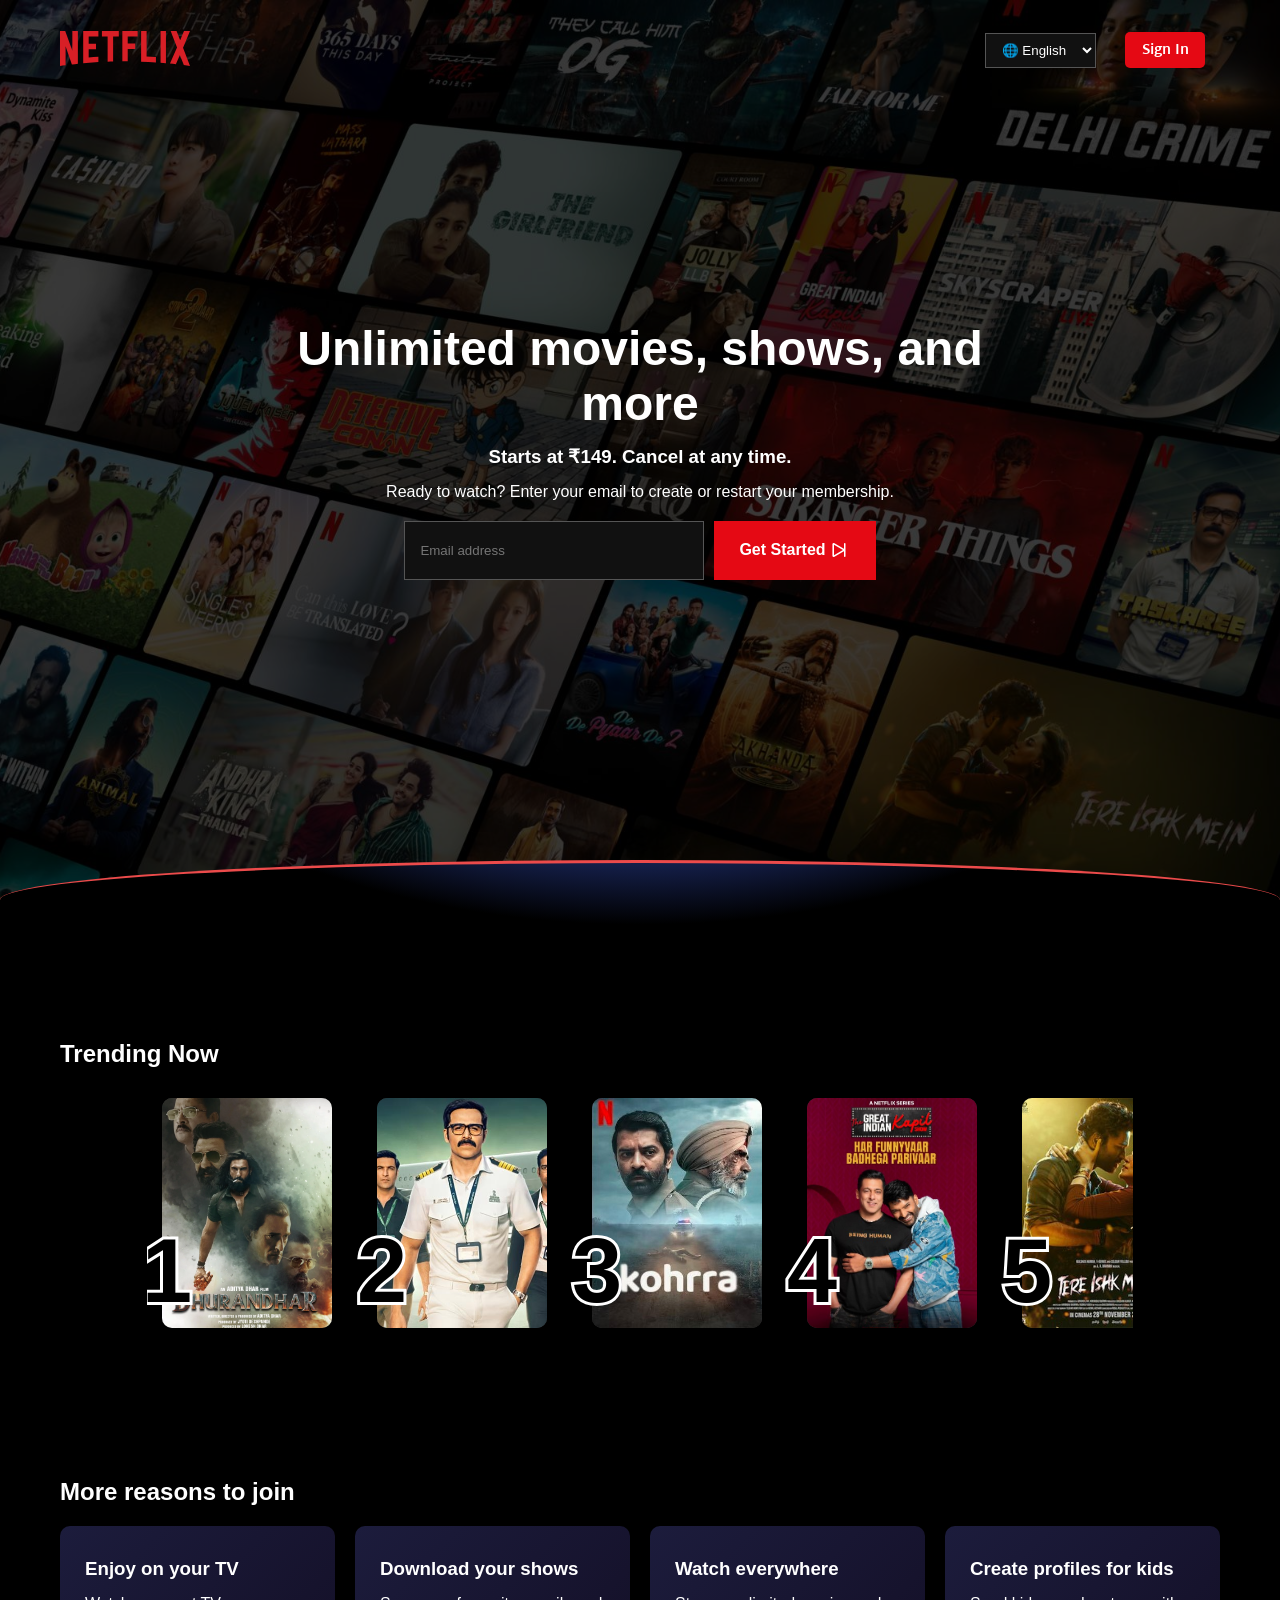
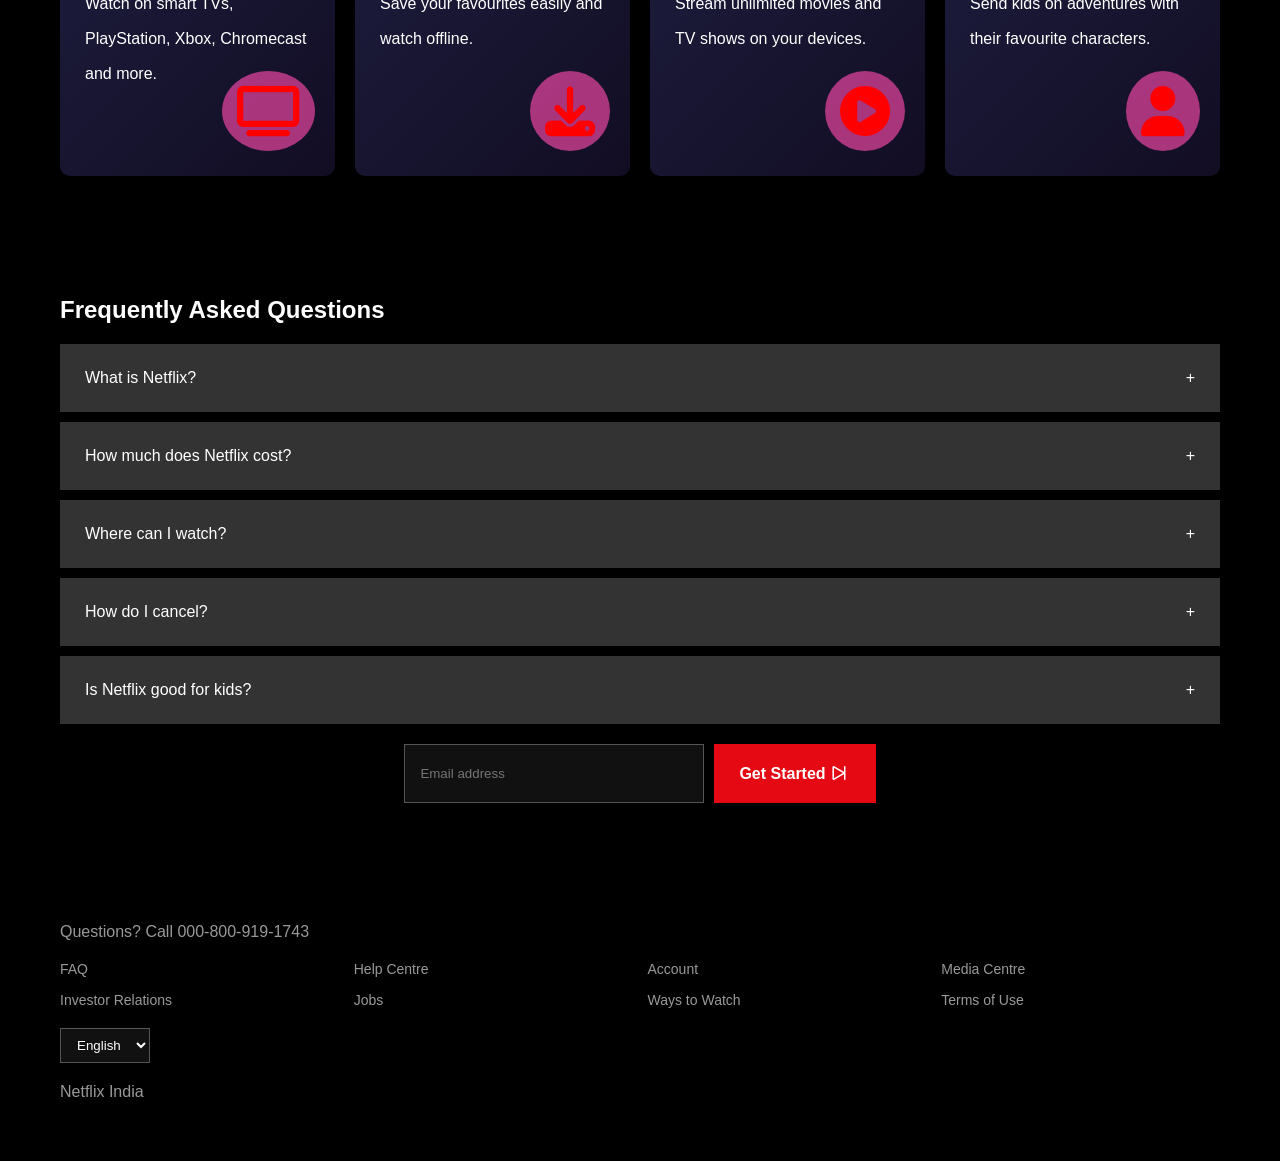
<file: index.html>
<!doctype html>
<html lang="en">
  <head>
    <meta charset="UTF-8" />
    <meta name="viewport" content="width=device-width, initial-scale=1.0" />
    <title>Netflix Clone</title>
    <link rel="stylesheet" href="styles.css" />
    <link
      rel="icon"
      href="/Assets/images/Netflix Logo.png"
      type="image/x-icon"
    />
    <link rel="preconnect" href="https://fonts.googleapis.com" />
    <link rel="preconnect" href="https://fonts.gstatic.com" crossorigin />
    <link
      href="https://fonts.googleapis.com/css2?family=Bebas+Neue&family=Martel+Sans:wght@200;300;400;600;700;800;900&family=Montserrat:ital,wght@0,100..900;1,100..900&family=Pacifico&family=Poppins:ital,wght@0,100;0,200;0,300;0,400;0,500;0,600;0,700;0,800;1,155&display=swap"
      rel="stylesheet"
    />
    <link
      rel="stylesheet"
      href="https://cdnjs.cloudflare.com/ajax/libs/font-awesome/6.5.0/css/all.min.css"
    />
    <link href="https://cdn.jsdelivr.net/npm/bootstrap-icons@1.11.3/font/bootstrap-icons.css" rel="stylesheet">
  </head>
  <body>
    <!-- NAVBAR -->
    <header class="navbar">
      <a href="index.html"
        ><img
          src="Assets/images/Netflix_2015_logo.svg"
          height="35px"
          alt="Netflix Logo"
          class="logo"
      /></a>
      <div class="nav-right">
        <select>
          <option>&#127760; English</option>
          <option>&#127760; हिन्दी</option>
        </select>
        <a href="Singin Page/sigin.html"
          ><button class="signin">Sign In</button></a
        >
      </div>
    </header>

    <!-- HERO -->
    <section class="hero">
      <div class="overlay"></div>
      <div class="hero-content">
        <h1>Unlimited movies, shows, and more</h1>
        <h3>Starts at ₹149. Cancel at any time.</h3>
        <p>
          Ready to watch? Enter your email to create or restart your membership.
        </p>

        <div class="email-box">
          <input type="email" placeholder="Email address" />
          <button class="gbtn">
            Get Started <i class="bi bi-skip-end"></i>
          </button>
        </div>
      </div>
    </section>

    <div class="curve"></div>

    <!-- TRENDING -->
    <section class="section">
      <h2>Trending Now</h2>

      <div class="slider">
        <div class="card">
          <span>1</span
          ><img src="Assets/images/dhurandhar.webp" alt="dhurandhar" />
        </div>
        <div class="card">
          <span>2</span><img src="Assets/images/TASKAREE.jpg" alt="TASKAREE" />
        </div>
        <div class="card">
          <span>3</span><img src="Assets/images/Kohra.jpg" alt="Kohra" />
        </div>
        <div class="card">
          <span>4</span
          ><img
            src="Assets/images/the great indian show.jpg"
            alt="the great indian show"
          />
        </div>
        <div class="card">
          <span>5</span
          ><img
            src="Assets/images/Tere_Ishk_Mein_poster.jpg"
            alt="Tere_Ishk_Mein_poster"
          />
        </div>
        <div class="card">
          <span>6</span
          ><img
            src="Assets/images/stranger things poster.jpg"
            alt="stranger things poster"
          />
        </div>
        <div class="card">
          <span>7</span><img src="Assets/images/Matka .jpg" alt="" />
        </div>
        <div class="card">
          <span>8</span><img src="Assets/images/Pushpa.jpg" alt="Pushpa" />
        </div>
        <div class="card">
          <span>9</span
          ><img src="Assets/images/Lucky Bhaskar.jpg" alt="lucky bhaskar" />
        </div>
      </div>
    </section>

    <!-- REASONS -->
    <section class="section">
      <h2>More reasons to join</h2>

      <div class="reasons">
        <div class="reason-card">
          <h3>Enjoy on your TV</h3>
          <p>Watch on smart TVs, PlayStation, Xbox, Chromecast and more.</p>
          <span class="icon"><i class="fa-solid fa-tv"></i></span>
        </div>

        <div class="reason-card">
          <h3>Download your shows</h3>
          <p>Save your favourites easily and watch offline.</p>
          <span class="icon"><i class="fa-solid fa-download"></i></span>
        </div>

        <div class="reason-card">
          <h3>Watch everywhere</h3>
          <p>Stream unlimited movies and TV shows on your devices.</p>
          <span class="icon"><i class="fa-solid fa-circle-play"></i></span>
        </div>

        <div class="reason-card">
          <h3>Create profiles for kids</h3>
          <p>Send kids on adventures with their favourite characters.</p>
          <span class="icon"><i class="fa-solid fa-user"></i></span>
        </div>
      </div>
    </section>

    <!-- FAQ -->
    <section class="section">
      <h2>Frequently Asked Questions</h2>

      <div class="faq">
        <div class="faq-item">What is Netflix? <span>+</span></div>
        <div class="faq-item">How much does Netflix cost? <span>+</span></div>
        <div class="faq-item">Where can I watch? <span>+</span></div>
        <div class="faq-item">How do I cancel? <span>+</span></div>
        <div class="faq-item">Is Netflix good for kids? <span>+</span></div>
      </div>

      <div class="email-box bottom">
        <input type="email" placeholder="Email address" />
        <button class="gbtn">
          Get Started<i class="bi bi-skip-end"></i>
        </button>
      </div>
    </section>

    <!-- FOOTER -->
    <footer>
      <p>Questions? Call 000-800-919-1743</p>

      <div class="footer-grid">
        <a href="#">FAQ</a>
        <a href="#">Help Centre</a>
        <a href="#">Account</a>
        <a href="#">Media Centre</a>
        <a href="#">Investor Relations</a>
        <a href="#">Jobs</a>
        <a href="#">Ways to Watch</a>
        <a href="#">Terms of Use</a>
      </div>

      <select>
        <option>English</option>
        <option>हिन्दी</option>
      </select>

      <p class="country">Netflix India</p>
    </footer>
  </body>
</html>
</file>
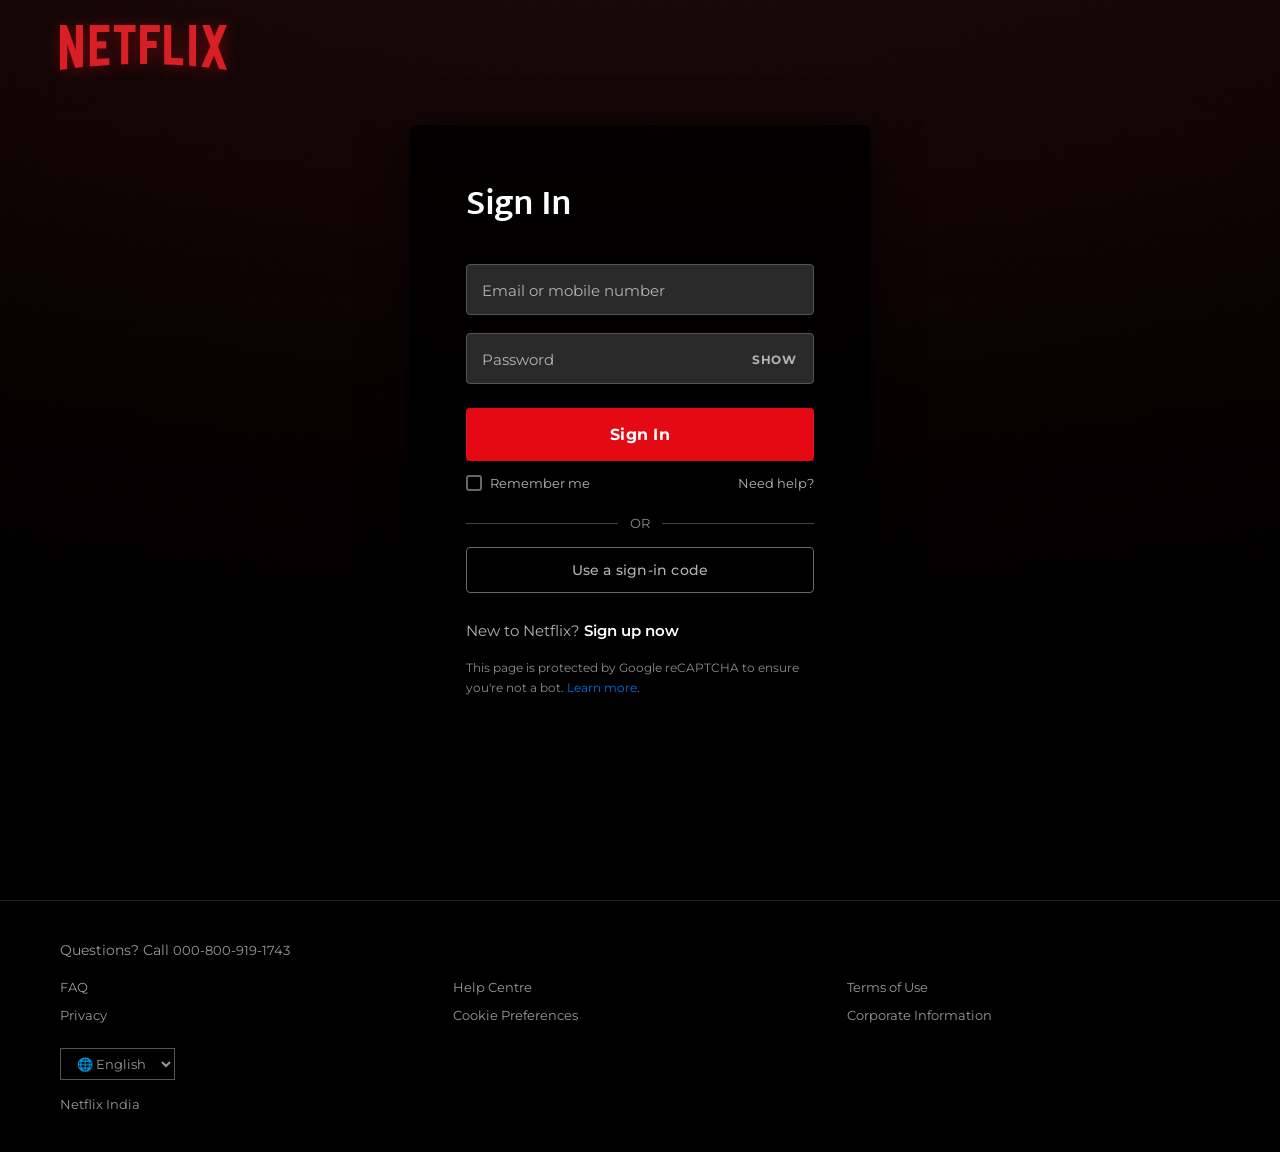
<file: Singin Page/sigin.html>
<!doctype html>
<html lang="en">
  <head>
    <meta charset="UTF-8" />
    <meta name="viewport" content="width=device-width, initial-scale=1.0" />
    <title>Netflix Sign In</title>
     <link
      rel="icon"
      href="/Assets/images/Netflix Logo.png"
      type="image/x-icon"
    />
    <link rel="stylesheet" href="signin.css" />
    <link rel="preconnect" href="https://fonts.googleapis.com" />
    <link rel="preconnect" href="https://fonts.gstatic.com" crossorigin />
    <link href="https://fonts.googleapis.com/css2?family=Martel+Sans:wght@300;400;600;700&family=Montserrat:wght@400;500;600;700&display=swap" rel="stylesheet" />
  </head>
  <body>
    <!-- BACKGROUND -->
    <div class="bg">
      <div class="overlay"></div>

      <!-- NAVBAR -->
      <header class="navbar">
        <a href="../index.html">
    <img
  src="../Assets/images/Netflix_2015_logo.svg"
  alt="Netflix Logo"
  class="logo"
/>
  </a>
      </header>

      <!-- SIGN IN BOX -->
      <div class="login-box">
        <h2>Sign In</h2>

        <form id="signin-form" novalidate>
          <div class="input-group">
            <input type="email" id="email" placeholder=" " required autocomplete="email" />
            <label for="email">Email or mobile number</label>
            <span class="input-border"></span>
          </div>

          <div class="input-group">
            <input type="password" id="password" placeholder=" " required autocomplete="current-password" />
            <label for="password">Password</label>
            <button type="button" class="toggle-pw" aria-label="Show password">SHOW</button>
            <span class="input-border"></span>
          </div>

          <button type="submit" class="btn-signin">
            <span>Sign In</span>
            <div class="btn-shimmer"></div>
          </button>

          <div class="options">
            <label class="remember">
              <input type="checkbox" />
              <span class="checkmark"></span>
              Remember me
            </label>
            <a href="#" class="help-link">Need help?</a>
          </div>
        </form>

        <div class="divider">
          <span>OR</span>
        </div>

        <button class="btn-code">Use a sign-in code</button>

        <p class="signup">New to Netflix? <a href="#">Sign up now</a></p>

        <p class="captcha">
          This page is protected by Google reCAPTCHA to ensure you're not a bot.
          <a href="#">Learn more</a>.
        </p>
      </div>
    </div>

    <!-- FOOTER -->
    <footer>
      <p class="footer-phone">Questions? Call <a href="tel:0008009191743">000-800-919-1743</a></p>

      <div class="footer-grid">
        <a href="#">FAQ</a>
        <a href="#">Help Centre</a>
        <a href="#">Terms of Use</a>
        <a href="#">Privacy</a>
        <a href="#">Cookie Preferences</a>
        <a href="#">Corporate Information</a>
      </div>

      <select>
        <option>&#127760; English</option>
        <option>&#127760; हिन्दी</option>
      </select>

      <p class="country">Netflix India</p>
    </footer>
  </body>
</html>
</file>
<file: styles.css>
* {
  margin: 0;
  padding: 0;
  box-sizing: border-box;
  font-family: Arial, Helvetica, sans-serif;
}

body {
  background: #000;
  color: #fff;
}
header{
  position: relative;
  width: 
  80%;
}

/* NAVBAR */
.navbar {
  position: absolute;
  width: 100%;
  padding: 20px 60px;
  display: flex;
  align-items: center;
  align-content: center;
  justify-content: space-between;
  z-index: 10;
}

.logo {
  color: #e50914;
  font-size: 32px;
}

.nav-right {
  display: flex;
  gap: 15px;
  height: 60px;
  width: 250px;
  justify-content: space-evenly;
  align-items: center;
}
select {
  background: #111;
  color: #fff;
  border: 1px solid #555;
  padding: 6px 12px;
  height: 35px;
    cursor: pointer;
}
select option {
  background: #111;
  color: #fff;
  padding: 6px 12px;

}

.signin {
  background: #e50914;
  color: #fff;
  font-family: "martel sans", sans-serif;
  font-weight: bolder;
  border: none;
  padding: 6px 16px;
  cursor: pointer;
  font-size: 14px;
  border-radius: 5px;
  height: 36px;
  width: 80px;
  text-decoration: none;
}

/* HERO */
.hero {
  height: 100vh;
  background: url("Assets/images/background\ img.jpg") center/cover no-repeat;
  position: relative;
  display: flex;
  justify-content: center;
  align-items: center;
}

.overlay {
  position: absolute;
  inset: 0;
  background: rgba(0, 0, 0, 0.7);
}

.hero-content {
  position: relative;
  text-align: center;
  max-width: 800px;
  padding: 20px;
}

.hero-content h1 {
  font-size: 3rem;
}

.hero-content h3 {
  margin: 15px 0;
}

.email-box {
  margin-top: 20px;
  display: flex;
  justify-content: center;
  gap: 10px;
}

.email-box input {
  padding: 15px;
  width: 300px;
  background: #111;
  border: 1px solid #555;
  color: #fff;
}

.email-box button {
  background: #e50914;
  color: #fff;
  border: none;
  padding: 15px 25px;
  cursor: pointer;
  font-size: 16px;
  font-weight: bold;
  justify-content: center;
  align-items: center;
  display: flex;
}
.bi-skip-end {  
  font-size: 25px;
  color: white;
  align-items: center;
  justify-content: center;

}
.gbtn:hover {
  background: red;
  color: white;
  opacity: 0.9;
  transition: 0.4s ease-out;
}

/* CURVE */
.curve {
  height: 80px;
  background:
    radial-gradient(
      50% 500% at 50% -420%,
      rgba(64, 97, 231, 0.4) 80%,
      rgba(0, 0, 0, 0.1) 100%
    ),
    black;
  border-top: 3px solid rgb(236, 75, 75);
  border-top-left-radius: 100% 80px;
  border-top-right-radius: 100% 80px;
  position: relative;
  top: -40px;
}

/* SECTIONS */
.section {
  padding: 60px;
}

.section h2 {
  margin-bottom: 20px;
}

/* TRENDING  NOW*/
.slider {
  display: flex;
  gap: 30px;
  overflow-x: auto;
  height: 270px;
  width: 85%;
  margin: 0 auto;
}

.card {
  min-width: 170px;
  height: 230px;
  background: #333;
  position: relative;
  border-radius: 10px;
  margin-left: 15px;
  margin-bottom: 10px;
  margin-top: 10px;
  cursor: pointer;
}
.card img {
  width: 100%;
  height: 100%;
  object-fit: cover;
  border-radius: 10px;
}
.card span {
  position: absolute;
  bottom: 5px;
  left: -20px;
  font-size: 90px;
  font-weight: bold;
  font-family: "Arial Black", Arial, Helvetica, sans-serif;
  color: black;
  -webkit-text-stroke: 6px white;
  paint-order: stroke fill;
}

/* REASONS */
.reasons {
  display: grid;
  grid-template-columns: repeat(4, 1fr);
  gap: 20px;
}

.reason-card {
  background: linear-gradient(135deg, #1c1c3c, #120d23);
  padding: 25px;
  border-radius: 10px;
  height: 250px;
  line-height: 35px;
  cursor: pointer;
  position: relative;
}

/* FAQ */
.faq-item {
  background: #333;
  padding: 25px;
  margin-bottom: 10px;
  display: flex;
  justify-content: space-between;
  cursor: pointer;
}

/* FOOTER */
footer {
  padding: 60px;
  color: #999;
}

.footer-grid {
  display: grid;
  grid-template-columns: repeat(4, 1fr);
  gap: 15px;
  margin: 20px 0;
}

footer a {
  color: #999;
  text-decoration: none;
  font-size: 14px;
}

.country {
  margin-top: 20px;
}

/* RESPONSIVE */
/* NAvbar */
@media (max-width: 768px) {
  .navbar {
    padding: 15px 20px;
  }

  .nav-right {
    width: auto;
    gap: 10px;
  }

  .navbar img {
    height: 28px;
  }

  select {
    padding: 4px 8px;
    font-size: 12px;
  }

  .signin {
    padding: 5px 12px;
    font-size: 12px;
  }
}
/* Hero section */
@media (max-width: 768px) {
  .hero {
    height: auto;
    padding: 120px 20px 60px;
  }

  .hero-content h1 {
    font-size: 2.2rem;
  }

  .hero-content h3 {
    font-size: 1.1rem;
  }

  .hero-content p {
    font-size: 0.95rem;
  }

  .email-box {
    flex-direction: column;
    align-items: center;
  }

  .email-box input {
    width: 100%;
    max-width: 350px;
  }

  .email-box button {
    width: 100%;
    max-width: 350px;
  }
}

/* section padding mobile */
@media (max-width: 768px) {
  .section {
    padding: 40px 20px;
  }

  .section h2 {
    font-size: 1.4rem;
  }
}

/* trending */
@media (max-width: 768px) {
  .slider {
    gap: 15px;
    height: auto;
    width: 100%;
  }

  .card {
    min-width: 140px;
    height: 200px;
  }

  .card span {
    font-size: 70px;
    left: -15px;
  }
}

/* Resons Card */
@media (max-width: 1024px) {
  .reasons {
    grid-template-columns: repeat(2, 1fr);
  }
}

@media (max-width: 600px) {
  .reasons {
    grid-template-columns: 1fr;
  }

  .reason-card {
    height: auto;
  }
}

/* FAQ+footer */
@media (max-width: 768px) {
  .faq-item {
    font-size: 0.95rem;
    padding: 18px;
  }

  footer {
    padding: 40px 20px;
  }

  .footer-grid {
    grid-template-columns: repeat(2, 1fr);
  }
}

@media (max-width: 480px) {
  .footer-grid {
    grid-template-columns: 1fr;
  }
}

.icon{
    position: absolute;
    bottom: 25px;
    right: 20px;
    font-size: 50px;
    color: red;
    border-radius: 50%;
    padding: 15px;
    background: rgba(207, 63, 147, 0.8);
}
.card:hover {
  transform: scale(1.05);
  transition: transform 0.3s ease-out;
  z-index: 0.1;
}

.signin:hover {
  background: red;
  color: white;
  opacity: 0.9;
  transition: 0.3s ease-out;
}
.faq-item:hover {
  transform: translateY(-5px);
  transition: transform 0.3s ease-out;
  opacity: 0.9;
}
.reason-card:hover {
  background: linear-gradient(135deg, #1c1c3c, #120d23);
  transform: translateY(-5px);
  transition: transform 0.4s ease-out;
  border-radius: 10px;
   height: 250px;
   line-height: 35px;
  opacity: 0.8;
}
</file>
<file: Singin Page/signin.css>
:root {
  --red: #e50914;
  --red-hover: #f40612;
  --bg-box: rgba(0, 0, 0, 0.82);
  --input-bg: #2a2a2a;
  --input-border: #555;
  --input-focus: #e50914;
  --text-muted: #b3b3b3;
  --text-dim: #8c8c8c;
  --font-body: 'Montserrat', sans-serif;
}

* {
  margin: 0;
  padding: 0;
  box-sizing: border-box;
}

body {
  background: #000;
  color: #fff;
  font-family: var(--font-body);
  min-height: 100vh;
  display: flex;
  flex-direction: column;
}

/* ===================== BACKGROUND ===================== */
.bg {
  position: relative;
  flex: 1;
   background-image: url(/Assets/images/Signin\ Page\ Backgrof.png);
  background-size: cover;
  background-position: center center;
  min-height: 100vh;
  display: flex;
  flex-direction: column;
}

.overlay {
  position: absolute;
  inset: 0;
  background: linear-gradient(
    to bottom,
    rgba(0, 0, 0, 0.65) 0%,
    rgba(0, 0, 0, 0.55) 50%,
    rgba(0, 0, 0, 0.85) 100%
  );
}

/* ===================== NAVBAR ===================== */
.navbar {
  position: relative;
  padding: 25px 60px;
  z-index: 2;
}

.logo {
  height: 45px;
  width: auto;
  display: block;
  filter: drop-shadow(0 2px 8px rgba(229, 9, 20, 0.4));
  transition: filter 0.3s;
}

/* ===================== LOGIN BOX ===================== */
.login-box {
  position: relative;
  z-index: 2;
  background: var(--bg-box);
  backdrop-filter: blur(8px);
  -webkit-backdrop-filter: blur(8px);
  max-width: 460px;
  width: calc(100% - 30px);
  margin: 30px auto 60px;
  padding: 52px 56px 40px;
  border-radius: 6px;
  box-shadow: 0 8px 48px rgba(0, 0, 0, 0.7);
  animation: fadeSlideUp 0.5s cubic-bezier(0.25, 0.46, 0.45, 0.94) both;
}

@keyframes fadeSlideUp {
  from {
    opacity: 0;
    transform: translateY(24px);
  }
  to {
    opacity: 1;
    transform: translateY(0);
  }
}

.login-box h2 {
  font-size: 2rem;
  font-weight: 700;
  margin-bottom: 28px;
  letter-spacing: -0.5px;
  font-family: 'Martel Sans', sans-serif;
}

/* ===================== FLOATING LABEL INPUTS ===================== */
.input-group {
  position: relative;
  margin-bottom: 18px;
}

.input-group input {
  width: 100%;
  padding: 22px 16px 8px;
  background: var(--input-bg);
  border: 1px solid var(--input-border);
  border-radius: 4px;
  color: #fff;
  font-size: 15px;
  font-family: var(--font-body);
  outline: none;
  transition: border-color 0.25s, background 0.25s;
}

.input-group input:focus,
.input-group input:not(:placeholder-shown) {
  border-color: var(--input-focus);
  background: #333;
}

.input-group label {
  position: absolute;
  left: 16px;
  top: 50%;
  transform: translateY(-50%);
  color: var(--text-muted);
  font-size: 15px;
  pointer-events: none;
  transition: all 0.2s ease;
  transform-origin: left center;
}

.input-group input:focus ~ label,
.input-group input:not(:placeholder-shown) ~ label {
  top: 12px;
  transform: translateY(0) scale(0.78);
  color: var(--text-dim);
  font-size: 13px;
}

/* Red bottom border animation */
.input-border {
  position: absolute;
  bottom: 0;
  left: 0;
  height: 2px;
  width: 0;
  background: var(--red);
  border-radius: 0 0 4px 4px;
  transition: width 0.3s ease;
}

.input-group input:focus ~ label ~ .input-border,
.input-group input:focus ~ .input-border {
  width: 100%;
}

/* Show/Hide password button */
.toggle-pw {
  position: absolute;
  right: 12px;
  top: 50%;
  transform: translateY(-50%);
  background: none;
  border: none;
  color: var(--text-muted);
  font-size: 12px;
  font-weight: 700;
  cursor: pointer;
  letter-spacing: 0.5px;
  padding: 4px 6px;
  transition: color 0.2s;
  font-family: var(--font-body);
  z-index: 1;
}

.toggle-pw:hover {
  color: #fff;
}

/* ===================== SIGN IN BUTTON ===================== */
.btn-signin {
  width: 100%;
  padding: 17px;
  background: var(--red);
  border: none;
  color: #fff;
  font-size: 16px;
  font-weight: 700;
  font-family: var(--font-body);
  margin-top: 6px;
  cursor: pointer;
  border-radius: 4px;
  position: relative;
  overflow: hidden;
  letter-spacing: 0.3px;
  transition: background 0.25s, transform 0.15s, box-shadow 0.25s;
}

.btn-signin:hover {
  background: var(--red-hover);
  box-shadow: 0 4px 20px rgba(229, 9, 20, 0.45);
  transform: translateY(-1px);
}

.btn-signin:active {
  transform: translateY(0);
}

/* Shimmer effect */
.btn-shimmer {
  position: absolute;
  top: 0;
  left: -100%;
  width: 60%;
  height: 100%;
  background: linear-gradient(
    90deg,
    transparent,
    rgba(255, 255, 255, 0.15),
    transparent
  );
  animation: shimmer 2.5s infinite;
}

@keyframes shimmer {
  0% { left: -100%; }
  60%, 100% { left: 150%; }
}

/* Loading state */
.btn-signin.loading span::after {
  content: '...';
  animation: dots 1s infinite;
}

@keyframes dots {
  0%, 20% { content: '.'; }
  40% { content: '..'; }
  60%, 100% { content: '...'; }
}

/* ===================== OPTIONS ===================== */
.options {
  display: flex;
  justify-content: space-between;
  align-items: center;
  font-size: 13px;
  margin-top: 14px;
  color: var(--text-muted);
}

/* Custom checkbox */
.remember {
  display: flex;
  align-items: center;
  gap: 8px;
  cursor: pointer;
  user-select: none;
}

.remember input[type="checkbox"] {
  display: none;
}

.checkmark {
  width: 16px;
  height: 16px;
  border: 2px solid #666;
  border-radius: 3px;
  display: inline-flex;
  align-items: center;
  justify-content: center;
  flex-shrink: 0;
  transition: border-color 0.2s, background 0.2s;
}

.remember input:checked ~ .checkmark {
  background: var(--red);
  border-color: var(--red);
}

.remember input:checked ~ .checkmark::after {
  content: '';
  display: block;
  width: 4px;
  height: 7px;
  border: 2px solid #fff;
  border-top: none;
  border-left: none;
  transform: rotate(45deg) translateY(-1px);
}

.help-link {
  color: var(--text-muted);
  text-decoration: none;
  transition: color 0.2s;
}

.help-link:hover {
  color: #fff;
  text-decoration: underline;
}

/* ===================== DIVIDER ===================== */
.divider {
  display: flex;
  align-items: center;
  gap: 12px;
  margin: 24px 0 16px;
  color: var(--text-dim);
  font-size: 13px;
}

.divider::before,
.divider::after {
  content: '';
  flex: 1;
  height: 1px;
  background: #444;
}

/* ===================== CODE BUTTON ===================== */
.btn-code {
  width: 100%;
  padding: 13px;
  background: transparent;
  border: 1px solid #666;
  color: var(--text-muted);
  font-size: 14px;
  font-family: var(--font-body);
  font-weight: 500;
  cursor: pointer;
  border-radius: 4px;
  transition: border-color 0.25s, color 0.25s, background 0.25s;
  letter-spacing: 0.2px;
}

.btn-code:hover {
  border-color: #aaa;
  color: #fff;
  background: rgba(255, 255, 255, 0.05);
}

/* ===================== SIGN UP & CAPTCHA ===================== */
.signup {
  margin-top: 28px;
  color: var(--text-muted);
  font-size: 15px;
}

.signup a {
  color: #fff;
  text-decoration: none;
  font-weight: 600;
  transition: color 0.2s;
}

.signup a:hover {
  text-decoration: underline;
  color: #eee;
}

.captcha {
  font-size: 12px;
  color: var(--text-dim);
  margin-top: 18px;
  line-height: 1.7;
}

.captcha a {
  color: #0071eb;
  text-decoration: none;
  transition: text-decoration 0.2s;
}

.captcha a:hover {
  text-decoration: underline;
}

/* ===================== FOOTER ===================== */
footer {
  background: rgba(0, 0, 0, 0.85);
  padding: 40px 60px;
  color: #999;
  border-top: 1px solid #222;
}

.footer-phone {
  font-size: 14px;
  margin-bottom: 5px;
}

.footer-phone a {
  color: #999;
  text-decoration: none;
}

.footer-phone a:hover {
  text-decoration: underline;
}

.footer-grid {
  display: grid;
  grid-template-columns: repeat(3, 1fr);
  gap: 12px 20px;
  margin: 20px 0;
}

footer a {
  color: #999;
  font-size: 13px;
  text-decoration: none;
  transition: color 0.2s;
}

footer a:hover {
  color: #ccc;
  text-decoration: underline;
}

footer select {
  background: transparent;
  color: #999;
  border: 1px solid #555;
  padding: 6px 12px;
  font-size: 13px;
  cursor: pointer;
  margin-top: 5px;
  font-family: var(--font-body);
}

footer select option {
  background: #111;
  color: #fff;
}

.country {
  margin-top: 16px;
  font-size: 13px;
}

/* ===================== RESPONSIVE ===================== */
@media (max-width: 768px) {
  .navbar {
    padding: 20px 25px;
  }

  .logo {
    height: 38px;
  }

  footer {
    padding: 30px 25px;
  }

  .footer-grid {
    grid-template-columns: repeat(2, 1fr);
  }
}

@media (max-width: 520px) {
  .login-box {
    padding: 36px 24px 30px;
    margin: 20px 15px 40px;
    border-radius: 4px;
  }

  .login-box h2 {
    font-size: 1.6rem;
  }

  .btn-signin {
    font-size: 15px;
    padding: 15px;
  }

  footer {
    padding: 25px 18px;
  }

  .footer-grid {
    grid-template-columns: 1fr 1fr;
    gap: 10px 15px;
  }
}

@media (max-width: 380px) {
  .login-box {
    padding: 28px 18px 24px;
    margin: 15px 10px 30px;
  }

  .footer-grid {
    grid-template-columns: 1fr;
  }
}
</file>
